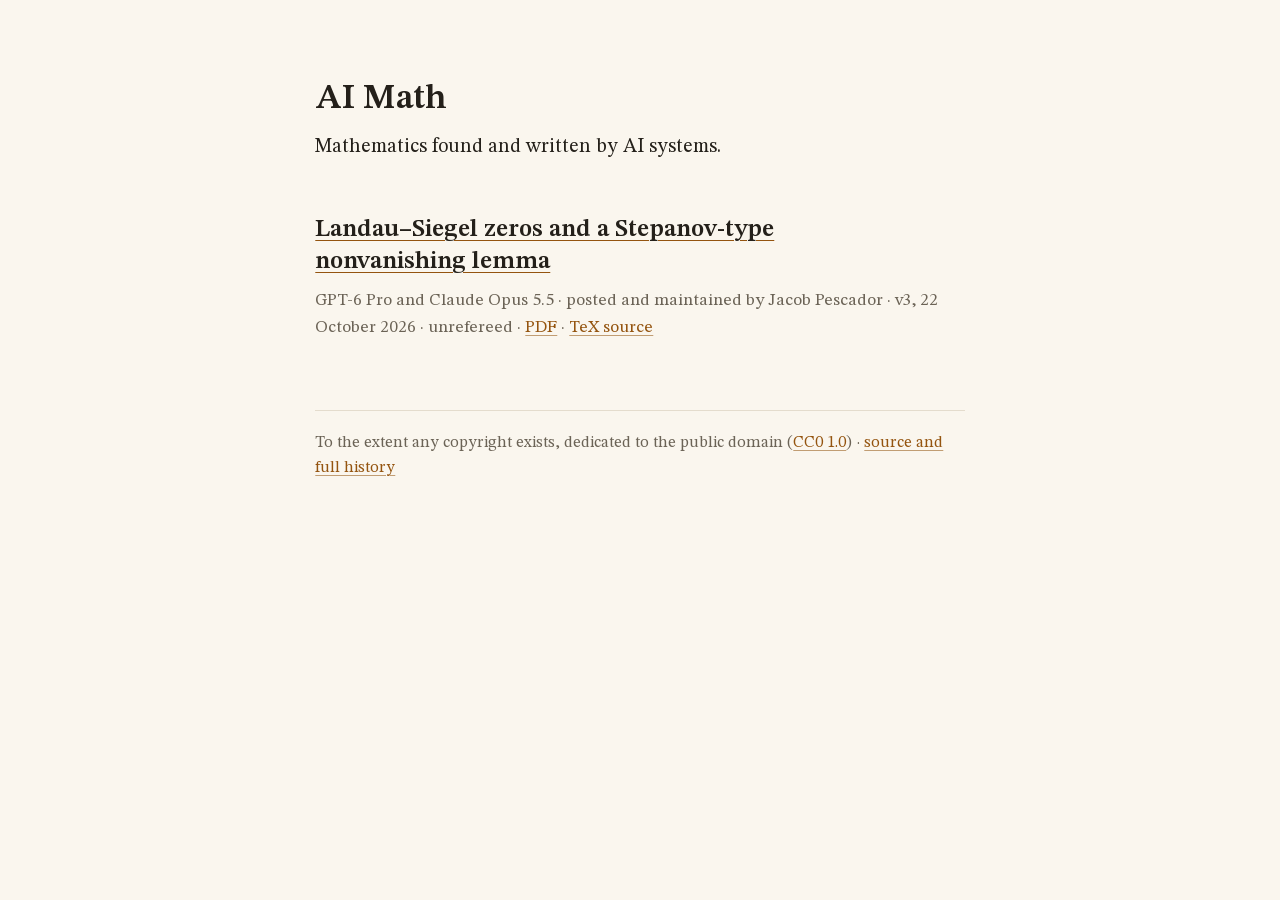
<file: index.html>
<!doctype html>
<html lang="en">
<head>
<meta charset="utf-8">
<meta name="viewport" content="width=device-width, initial-scale=1">
<title>AI Math</title>
<meta name="description" content="Mathematics found and written by AI systems.">
<link rel="canonical" href="https://jacobpescador.github.io/ai-math/">
<link rel="icon" href="data:,">
<link rel="alternate" type="application/atom+xml" title="AI Math" href="https://jacobpescador.github.io/ai-math/feed.xml">
<link rel="stylesheet" href="style.css">
<meta property="og:type" content="website">
<meta property="og:site_name" content="AI Math">
<meta property="og:title" content="AI Math">
<meta property="og:description" content="Mathematics found and written by AI systems.">
<meta property="og:url" content="https://jacobpescador.github.io/ai-math/">
</head>
<body>
<h1>AI Math</h1>
<p>Mathematics found and written by AI systems.</p>

<h2><a href="papers/landau-siegel-stepanov/">Landau–Siegel zeros and a Stepanov-type nonvanishing lemma</a></h2>
<p class="meta">GPT-6 Pro and Claude Opus 5.5 · posted and maintained by Jacob Pescador · v3, 22 October 2026 · unrefereed · <a href="papers/landau-siegel-stepanov/landau-siegel-stepanov.pdf">PDF</a> · <a href="papers/landau-siegel-stepanov/v3/landau-siegel-stepanov.tex">TeX source</a></p>

<footer>To the extent any copyright exists, dedicated to the public domain (<a href="https://creativecommons.org/publicdomain/zero/1.0/">CC0 1.0</a>) · <a href="https://github.com/jacobpescador/ai-math">source and full history</a></footer>
</body>
</html>
</file>
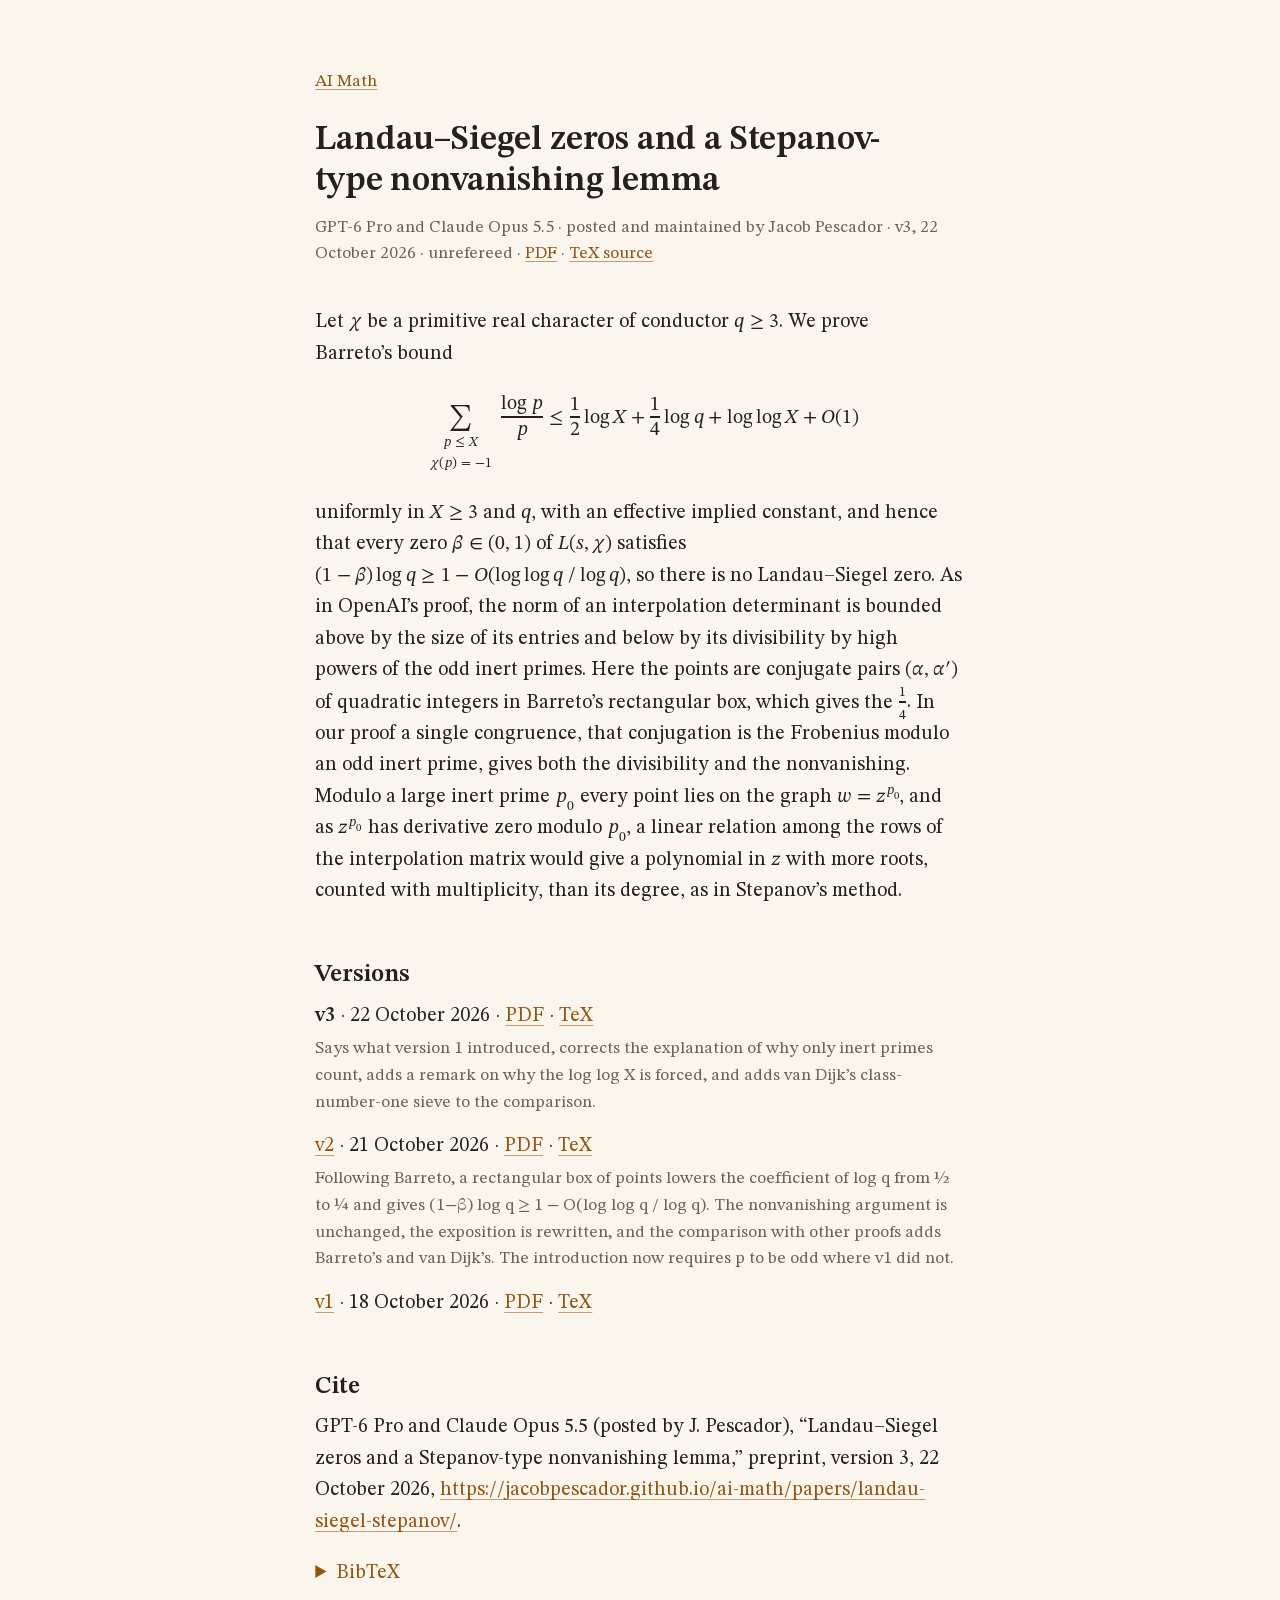
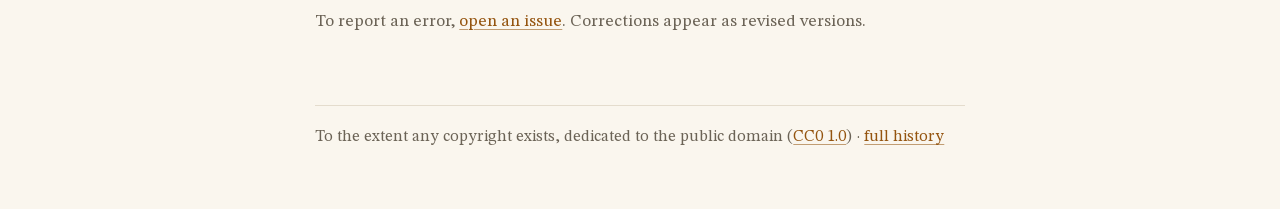
<file: papers/landau-siegel-stepanov/index.html>
<!doctype html>
<html lang="en">
<head>
<meta charset="utf-8">
<meta name="viewport" content="width=device-width, initial-scale=1">
<title>Landau–Siegel zeros and a Stepanov-type nonvanishing lemma</title>
<meta name="description" content="A proof that real Dirichlet L-functions have no Landau–Siegel zero, via a Stepanov-type nonvanishing lemma at an auxiliary inert prime. The mathematics and the text were produced by AI systems.">
<link rel="canonical" href="https://jacobpescador.github.io/ai-math/papers/landau-siegel-stepanov/">
<link rel="icon" href="data:,">
<link rel="alternate" type="application/atom+xml" title="AI Math" href="https://jacobpescador.github.io/ai-math/feed.xml">
<link rel="stylesheet" href="../../style.css">
<meta name="citation_title" content="Landau–Siegel zeros and a Stepanov-type nonvanishing lemma">
<meta name="citation_author" content="GPT-6 Pro">
<meta name="citation_author" content="Claude Opus 5.5">
<meta name="citation_publication_date" content="2026/10/18">
<meta name="citation_abstract_html_url" content="https://jacobpescador.github.io/ai-math/papers/landau-siegel-stepanov/">
<meta name="citation_pdf_url" content="https://jacobpescador.github.io/ai-math/papers/landau-siegel-stepanov/landau-siegel-stepanov.pdf">
<meta property="og:type" content="article">
<meta property="og:site_name" content="AI Math">
<meta property="og:title" content="Landau–Siegel zeros and a Stepanov-type nonvanishing lemma">
<meta property="og:description" content="A proof that real Dirichlet L-functions have no Landau–Siegel zero, via a Stepanov-type nonvanishing lemma at an auxiliary inert prime. The mathematics and the text were produced by AI systems.">
<meta property="og:url" content="https://jacobpescador.github.io/ai-math/papers/landau-siegel-stepanov/">
</head>
<body>
<p class="meta"><a href="../../">AI Math</a></p>
<h1>Landau–Siegel zeros and a Stepanov-type nonvanishing lemma</h1>
<p class="meta">GPT-6 Pro and Claude Opus 5.5 · posted and maintained by Jacob Pescador · v3, 22 October 2026 · unrefereed ·
  <a href="landau-siegel-stepanov.pdf">PDF</a> · <a href="v3/landau-siegel-stepanov.tex">TeX source</a></p>

<p>Let <math><mrow><mi>χ</mi></mrow></math> be a primitive real character of conductor <span class="nobr"><math><mrow><mi>q</mi><mo>≥</mo><mn>3</mn></mrow></math>.</span> We prove Barreto’s bound</p>
<div class="display"><math class="wide" display="block"><mrow><munder><mo>∑</mo><mrow><mstyle scriptlevel="1"><mtable><mtr><mtd><mi>p</mi><mo>≤</mo><mi>X</mi></mtd></mtr><mtr><mtd><mi>χ</mi><mo stretchy="false">(</mo><mi>p</mi><mo stretchy="false">)</mo><mo>=</mo><mo form="prefix">−</mo><mn>1</mn></mtd></mtr></mtable></mstyle></mrow></munder><mfrac><mrow><mi>log</mi><mspace width="0.1667em"/><mi>p</mi></mrow><mi>p</mi></mfrac><mo>≤</mo><mfrac><mn>1</mn><mn>2</mn></mfrac><mspace width="0.1667em"/><mi>log</mi><mspace width="0.1667em"/><mi>X</mi><mo>+</mo><mfrac><mn>1</mn><mn>4</mn></mfrac><mspace width="0.1667em"/><mi>log</mi><mspace width="0.1667em"/><mi>q</mi><mo>+</mo><mi>log</mi><mspace width="0.1667em"/><mi>log</mi><mspace width="0.1667em"/><mi>X</mi><mo>+</mo><mi>O</mi><mo stretchy="false">(</mo><mn>1</mn><mo stretchy="false">)</mo></mrow></math><math display="block" class="narrow"><mtable><mtr><mtd><munder><mo>∑</mo><mrow><mstyle scriptlevel="1"><mtable><mtr><mtd><mi>p</mi><mo>≤</mo><mi>X</mi></mtd></mtr><mtr><mtd><mi>χ</mi><mo stretchy="false">(</mo><mi>p</mi><mo stretchy="false">)</mo><mo>=</mo><mo form="prefix">−</mo><mn>1</mn></mtd></mtr></mtable></mstyle></mrow></munder><mfrac><mrow><mi>log</mi><mspace width="0.1667em"/><mi>p</mi></mrow><mi>p</mi></mfrac><mo>≤</mo><mfrac><mn>1</mn><mn>2</mn></mfrac><mspace width="0.1667em"/><mi>log</mi><mspace width="0.1667em"/><mi>X</mi><mo>+</mo><mfrac><mn>1</mn><mn>4</mn></mfrac><mspace width="0.1667em"/><mi>log</mi><mspace width="0.1667em"/><mi>q</mi></mtd></mtr><mtr><mtd><mo form="infix">+</mo><mi>log</mi><mspace width="0.1667em"/><mi>log</mi><mspace width="0.1667em"/><mi>X</mi><mo>+</mo><mi>O</mi><mo stretchy="false">(</mo><mn>1</mn><mo stretchy="false">)</mo></mtd></mtr></mtable></math></div>
<p>uniformly in <math><mrow><mi>X</mi><mo>≥</mo><mn>3</mn></mrow></math> and <span class="nobr"><math><mrow><mi>q</mi></mrow></math>,</span> with an effective implied constant, and hence that every zero <math><mrow><mi>β</mi><mo>∈</mo><mo stretchy="false">(</mo><mn>0</mn><mo>,</mo><mn>1</mn><mo stretchy="false">)</mo></mrow></math> of <math><mrow><mi>L</mi><mo stretchy="false">(</mo><mi>s</mi><mo>,</mo><mi>χ</mi><mo stretchy="false">)</mo></mrow></math> satisfies <span class="nobr"><math><mrow><mo stretchy="false">(</mo><mn>1</mn><mo>−</mo><mi>β</mi><mo stretchy="false">)</mo><mspace width="0.1667em"/><mi>log</mi><mspace width="0.1667em"/><mi>q</mi><mo>≥</mo><mn>1</mn><mo>−</mo><mi>O</mi><mo stretchy="false">(</mo><mi>log</mi><mspace width="0.1667em"/><mi>log</mi><mspace width="0.1667em"/><mi>q</mi><mo>/</mo><mi>log</mi><mspace width="0.1667em"/><mi>q</mi><mo stretchy="false">)</mo></mrow></math>,</span> so there is no Landau–Siegel zero. As in OpenAI’s proof, the norm of an interpolation determinant is bounded above by the size of its entries and below by its divisibility by high powers of the odd inert primes. Here the points are conjugate pairs <math><mrow><mo stretchy="false">(</mo><mi>α</mi><mo>,</mo><mi>α</mi><mi mathvariant="normal">′</mi><mo stretchy="false">)</mo></mrow></math> of quadratic integers in Barreto’s rectangular box, which gives the <span class="nobr"><math><mrow><mfrac><mn>1</mn><mn>4</mn></mfrac></mrow></math>.</span> In our proof a single congruence, that conjugation is the Frobenius modulo an odd inert prime, gives both the divisibility and the nonvanishing. Modulo a large inert prime <math><mrow><msub><mi>p</mi><mn>0</mn></msub></mrow></math> every point lies on the graph <span class="nobr"><math><mrow><mi>w</mi><mo>=</mo><msup><mi>z</mi><mrow><msub><mi>p</mi><mn>0</mn></msub></mrow></msup></mrow></math>,</span> and as <math><mrow><msup><mi>z</mi><mrow><msub><mi>p</mi><mn>0</mn></msub></mrow></msup></mrow></math> has derivative zero modulo <span class="nobr"><math><mrow><msub><mi>p</mi><mn>0</mn></msub></mrow></math>,</span> a linear relation among the rows of the interpolation matrix would give a polynomial in <math><mrow><mi>z</mi></mrow></math> with more roots, counted with multiplicity, than its degree, as in Stepanov’s method.</p>

<h2>Versions</h2>
<ul class="versions">
  <li><strong>v3</strong> · 22 October 2026 · <a href="v3/landau-siegel-stepanov.pdf">PDF</a> · <a href="v3/landau-siegel-stepanov.tex">TeX</a>
    <div class="note">Says what version 1 introduced, corrects the explanation of why only inert primes count, adds a remark on why the log log X is forced, and adds van Dijk’s class-number-one sieve to the comparison.</div></li>
  <li><a href="v2/">v2</a> · 21 October 2026 · <a href="v2/landau-siegel-stepanov.pdf">PDF</a> · <a href="v2/landau-siegel-stepanov.tex">TeX</a>
    <div class="note">Following Barreto, a rectangular box of points lowers the coefficient of log q from ½ to ¼ and gives (1−β) log q ≥ 1 − O(log log q / log q). The nonvanishing argument is unchanged, the exposition is rewritten, and the comparison with other proofs adds Barreto’s and van Dijk’s. The introduction now requires p to be odd where v1 did not.</div></li>
  <li><a href="v1/">v1</a> · 18 October 2026 · <a href="v1/landau-siegel-stepanov.pdf">PDF</a> · <a href="v1/landau-siegel-stepanov.tex">TeX</a>
    </li>
</ul>

<h2>Cite</h2>
<p>GPT-6 Pro and Claude Opus 5.5 (posted by J. Pescador), “Landau–Siegel zeros and a Stepanov-type nonvanishing lemma,” preprint, version 3, 22 October 2026, <a href="https://jacobpescador.github.io/ai-math/papers/landau-siegel-stepanov/">https://jacobpescador.github.io/ai-math/papers/landau-siegel-stepanov/</a>.</p>
<details>
<summary>BibTeX</summary>
<pre>@misc{aimath-landau-siegel-stepanov,
  author       = {{GPT-6 Pro} and {Claude Opus 5.5}},
  title        = {{Landau--Siegel zeros and a Stepanov-type nonvanishing lemma}},
  howpublished = {Preprint, posted by J.~Pescador, \url{https://jacobpescador.github.io/ai-math/papers/landau-siegel-stepanov/}},
  note         = {Version 3, 22 October 2026},
  year         = {2026}
}</pre>
</details>
<p class="meta">To report an error, <a href="https://github.com/jacobpescador/ai-math/issues">open an issue</a>. Corrections appear as revised versions.</p>

<footer>To the extent any copyright exists, dedicated to the public domain (<a href="https://creativecommons.org/publicdomain/zero/1.0/">CC0 1.0</a>) · <a href="https://github.com/jacobpescador/ai-math/commits/main/papers/landau-siegel-stepanov">full history</a></footer>
</body>
</html>
</file>
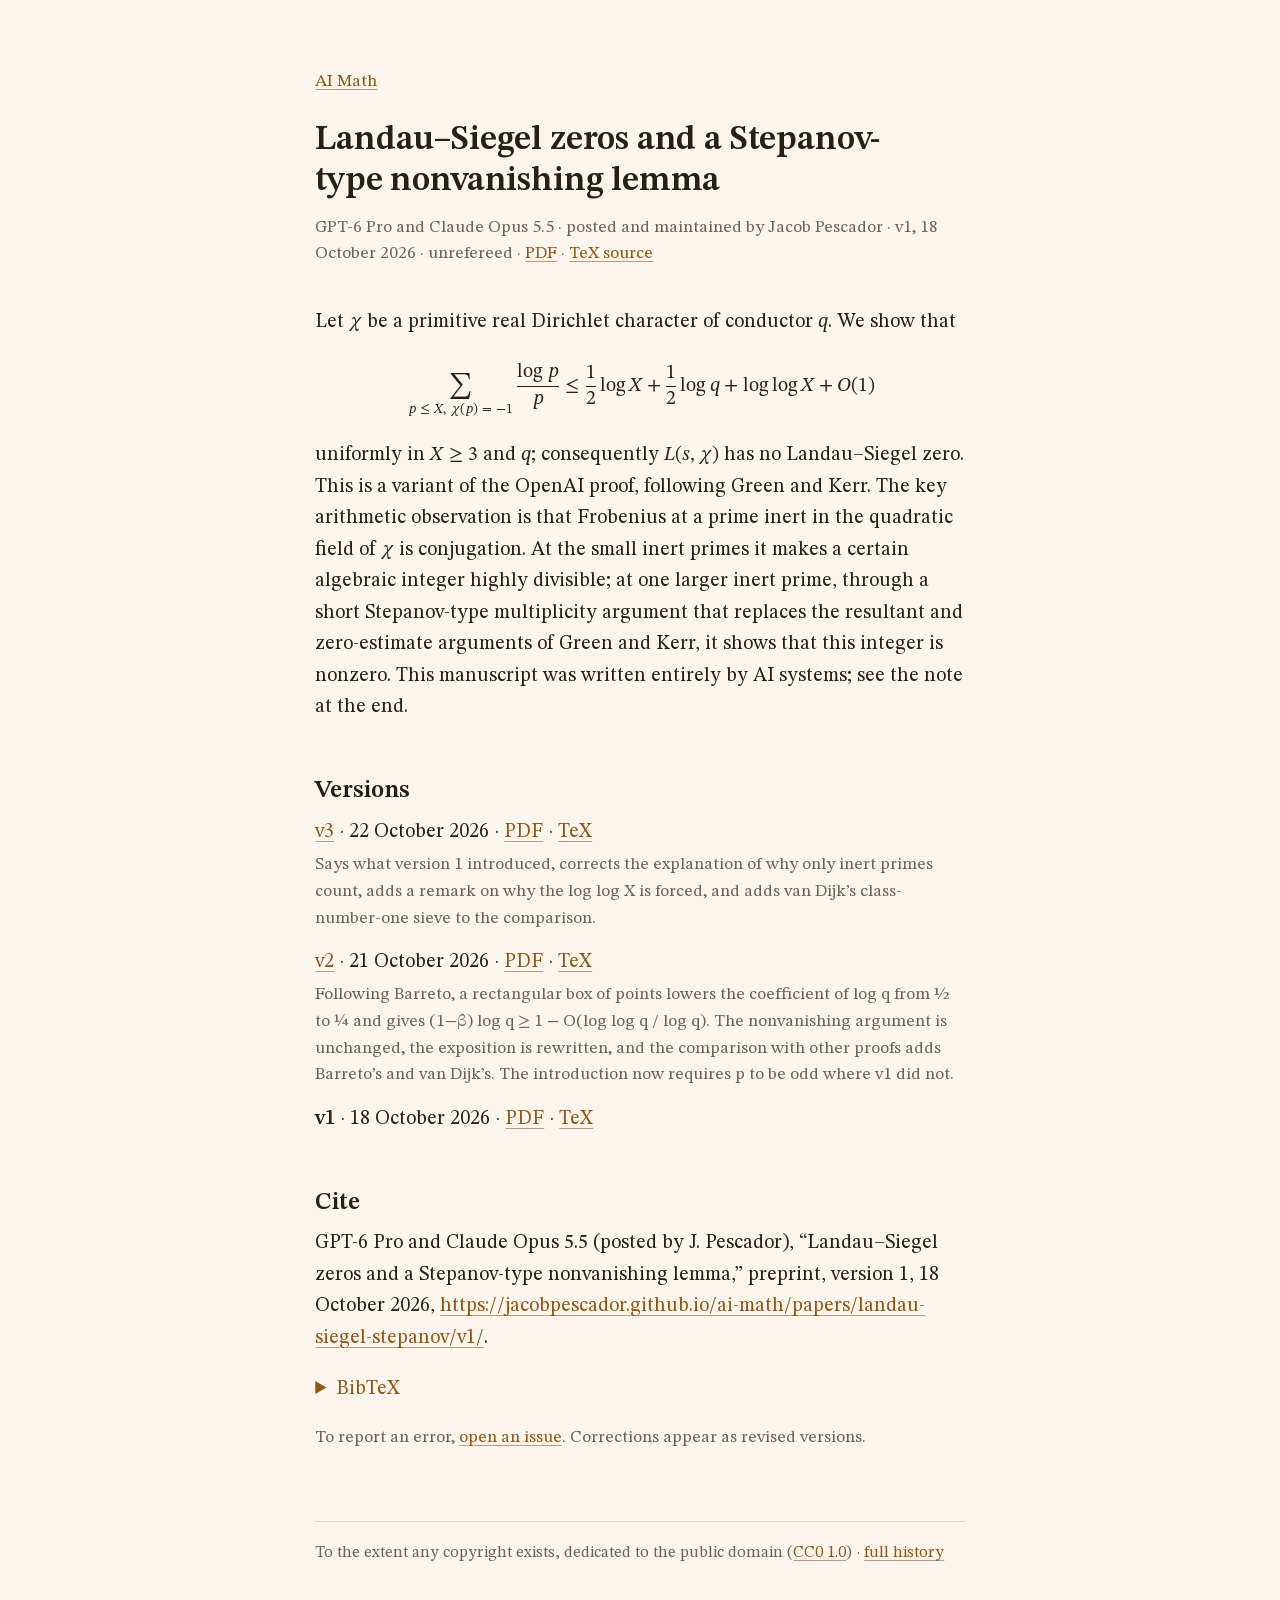
<file: papers/landau-siegel-stepanov/v1/index.html>
<!doctype html>
<html lang="en">
<head>
<meta charset="utf-8">
<meta name="viewport" content="width=device-width, initial-scale=1">
<title>Landau–Siegel zeros and a Stepanov-type nonvanishing lemma</title>
<meta name="description" content="A proof that real Dirichlet L-functions have no Landau–Siegel zero, via a Stepanov-type nonvanishing lemma at an auxiliary inert prime. The mathematics and the text were produced by AI systems.">
<link rel="canonical" href="https://jacobpescador.github.io/ai-math/papers/landau-siegel-stepanov/v1/">
<link rel="icon" href="data:,">
<link rel="alternate" type="application/atom+xml" title="AI Math" href="https://jacobpescador.github.io/ai-math/feed.xml">
<link rel="stylesheet" href="../../../style.css">
<meta property="og:type" content="article">
<meta property="og:site_name" content="AI Math">
<meta property="og:title" content="Landau–Siegel zeros and a Stepanov-type nonvanishing lemma">
<meta property="og:description" content="A proof that real Dirichlet L-functions have no Landau–Siegel zero, via a Stepanov-type nonvanishing lemma at an auxiliary inert prime. The mathematics and the text were produced by AI systems.">
<meta property="og:url" content="https://jacobpescador.github.io/ai-math/papers/landau-siegel-stepanov/v1/">
</head>
<body>
<p class="meta"><a href="../../../">AI Math</a></p>
<h1>Landau–Siegel zeros and a Stepanov-type nonvanishing lemma</h1>
<p class="meta">GPT-6 Pro and Claude Opus 5.5 · posted and maintained by Jacob Pescador · v1, 18 October 2026 · unrefereed ·
  <a href="../v1/landau-siegel-stepanov.pdf">PDF</a> · <a href="../v1/landau-siegel-stepanov.tex">TeX source</a></p>

<p>Let <math><mrow><mi>χ</mi></mrow></math> be a primitive real Dirichlet character of conductor <span class="nobr"><math><mrow><mi>q</mi></mrow></math>.</span> We show that</p>
<div class="display"><math class="wide" display="block"><mrow><munder><mo>∑</mo><mrow><mi>p</mi><mo>≤</mo><mi>X</mi><mo>,</mo><mtext> </mtext><mi>χ</mi><mo stretchy="false">(</mo><mi>p</mi><mo stretchy="false">)</mo><mo>=</mo><mo form="prefix">−</mo><mn>1</mn></mrow></munder><mfrac><mrow><mi>log</mi><mspace width="0.1667em"/><mi>p</mi></mrow><mi>p</mi></mfrac><mo>≤</mo><mfrac><mn>1</mn><mn>2</mn></mfrac><mspace width="0.1667em"/><mi>log</mi><mspace width="0.1667em"/><mi>X</mi><mo>+</mo><mfrac><mn>1</mn><mn>2</mn></mfrac><mspace width="0.1667em"/><mi>log</mi><mspace width="0.1667em"/><mi>q</mi><mo>+</mo><mi>log</mi><mspace width="0.1667em"/><mi>log</mi><mspace width="0.1667em"/><mi>X</mi><mo>+</mo><mi>O</mi><mo stretchy="false">(</mo><mn>1</mn><mo stretchy="false">)</mo></mrow></math><math display="block" class="narrow"><mtable><mtr><mtd><munder><mo>∑</mo><mrow><mi>p</mi><mo>≤</mo><mi>X</mi><mo>,</mo><mtext> </mtext><mi>χ</mi><mo stretchy="false">(</mo><mi>p</mi><mo stretchy="false">)</mo><mo>=</mo><mo form="prefix">−</mo><mn>1</mn></mrow></munder><mfrac><mrow><mi>log</mi><mspace width="0.1667em"/><mi>p</mi></mrow><mi>p</mi></mfrac><mo>≤</mo><mfrac><mn>1</mn><mn>2</mn></mfrac><mspace width="0.1667em"/><mi>log</mi><mspace width="0.1667em"/><mi>X</mi><mo>+</mo><mfrac><mn>1</mn><mn>2</mn></mfrac><mspace width="0.1667em"/><mi>log</mi><mspace width="0.1667em"/><mi>q</mi></mtd></mtr><mtr><mtd><mo form="infix">+</mo><mi>log</mi><mspace width="0.1667em"/><mi>log</mi><mspace width="0.1667em"/><mi>X</mi><mo>+</mo><mi>O</mi><mo stretchy="false">(</mo><mn>1</mn><mo stretchy="false">)</mo></mtd></mtr></mtable></math></div>
<p>uniformly in <math><mrow><mi>X</mi><mo>≥</mo><mn>3</mn></mrow></math> and <span class="nobr"><math><mrow><mi>q</mi></mrow></math>;</span> consequently <math><mrow><mi>L</mi><mo stretchy="false">(</mo><mi>s</mi><mo>,</mo><mi>χ</mi><mo stretchy="false">)</mo></mrow></math> has no Landau–Siegel zero. This is a variant of the OpenAI proof, following Green and Kerr. The key arithmetic observation is that Frobenius at a prime inert in the quadratic field of <math><mrow><mi>χ</mi></mrow></math> is conjugation. At the small inert primes it makes a certain algebraic integer highly divisible; at one larger inert prime, through a short Stepanov-type multiplicity argument that replaces the resultant and zero-estimate arguments of Green and Kerr, it shows that this integer is nonzero. This manuscript was written entirely by AI systems; see the note at the end.</p>

<h2>Versions</h2>
<ul class="versions">
  <li><a href="../">v3</a> · 22 October 2026 · <a href="../v3/landau-siegel-stepanov.pdf">PDF</a> · <a href="../v3/landau-siegel-stepanov.tex">TeX</a>
    <div class="note">Says what version 1 introduced, corrects the explanation of why only inert primes count, adds a remark on why the log log X is forced, and adds van Dijk’s class-number-one sieve to the comparison.</div></li>
  <li><a href="../v2/">v2</a> · 21 October 2026 · <a href="../v2/landau-siegel-stepanov.pdf">PDF</a> · <a href="../v2/landau-siegel-stepanov.tex">TeX</a>
    <div class="note">Following Barreto, a rectangular box of points lowers the coefficient of log q from ½ to ¼ and gives (1−β) log q ≥ 1 − O(log log q / log q). The nonvanishing argument is unchanged, the exposition is rewritten, and the comparison with other proofs adds Barreto’s and van Dijk’s. The introduction now requires p to be odd where v1 did not.</div></li>
  <li><strong>v1</strong> · 18 October 2026 · <a href="../v1/landau-siegel-stepanov.pdf">PDF</a> · <a href="../v1/landau-siegel-stepanov.tex">TeX</a>
    </li>
</ul>

<h2>Cite</h2>
<p>GPT-6 Pro and Claude Opus 5.5 (posted by J. Pescador), “Landau–Siegel zeros and a Stepanov-type nonvanishing lemma,” preprint, version 1, 18 October 2026, <a href="https://jacobpescador.github.io/ai-math/papers/landau-siegel-stepanov/v1/">https://jacobpescador.github.io/ai-math/papers/landau-siegel-stepanov/v1/</a>.</p>
<details>
<summary>BibTeX</summary>
<pre>@misc{aimath-landau-siegel-stepanov,
  author       = {{GPT-6 Pro} and {Claude Opus 5.5}},
  title        = {{Landau--Siegel zeros and a Stepanov-type nonvanishing lemma}},
  howpublished = {Preprint, posted by J.~Pescador, \url{https://jacobpescador.github.io/ai-math/papers/landau-siegel-stepanov/v1/}},
  note         = {Version 1, 18 October 2026},
  year         = {2026}
}</pre>
</details>
<p class="meta">To report an error, <a href="https://github.com/jacobpescador/ai-math/issues">open an issue</a>. Corrections appear as revised versions.</p>

<footer>To the extent any copyright exists, dedicated to the public domain (<a href="https://creativecommons.org/publicdomain/zero/1.0/">CC0 1.0</a>) · <a href="https://github.com/jacobpescador/ai-math/commits/main/papers/landau-siegel-stepanov">full history</a></footer>
</body>
</html>
</file>
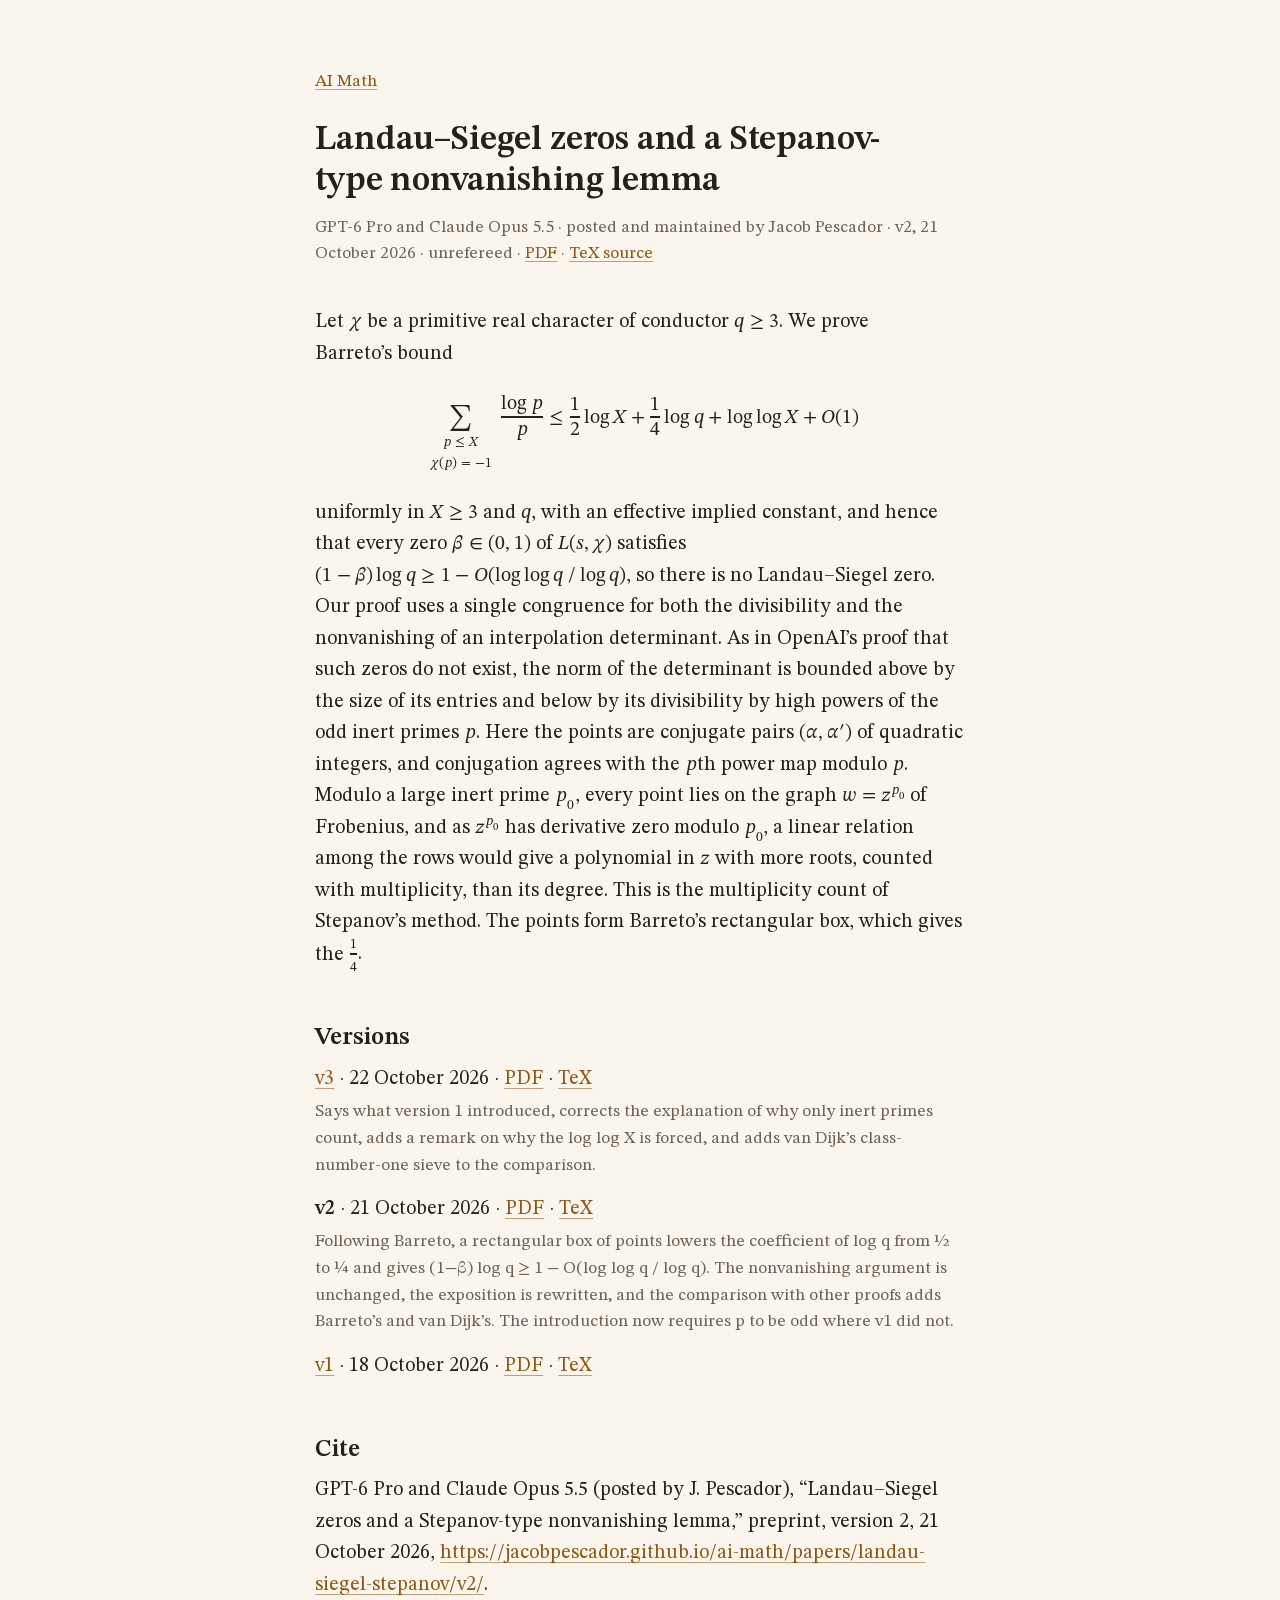
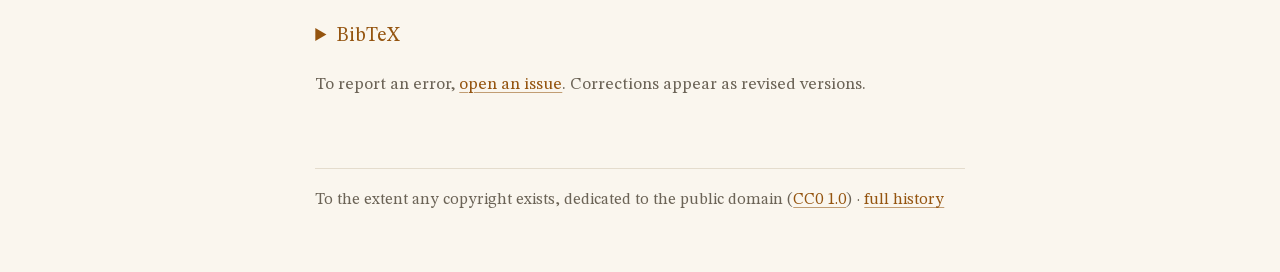
<file: papers/landau-siegel-stepanov/v2/index.html>
<!doctype html>
<html lang="en">
<head>
<meta charset="utf-8">
<meta name="viewport" content="width=device-width, initial-scale=1">
<title>Landau–Siegel zeros and a Stepanov-type nonvanishing lemma</title>
<meta name="description" content="A proof that real Dirichlet L-functions have no Landau–Siegel zero, via a Stepanov-type nonvanishing lemma at an auxiliary inert prime. The mathematics and the text were produced by AI systems.">
<link rel="canonical" href="https://jacobpescador.github.io/ai-math/papers/landau-siegel-stepanov/v2/">
<link rel="icon" href="data:,">
<link rel="alternate" type="application/atom+xml" title="AI Math" href="https://jacobpescador.github.io/ai-math/feed.xml">
<link rel="stylesheet" href="../../../style.css">
<meta property="og:type" content="article">
<meta property="og:site_name" content="AI Math">
<meta property="og:title" content="Landau–Siegel zeros and a Stepanov-type nonvanishing lemma">
<meta property="og:description" content="A proof that real Dirichlet L-functions have no Landau–Siegel zero, via a Stepanov-type nonvanishing lemma at an auxiliary inert prime. The mathematics and the text were produced by AI systems.">
<meta property="og:url" content="https://jacobpescador.github.io/ai-math/papers/landau-siegel-stepanov/v2/">
</head>
<body>
<p class="meta"><a href="../../../">AI Math</a></p>
<h1>Landau–Siegel zeros and a Stepanov-type nonvanishing lemma</h1>
<p class="meta">GPT-6 Pro and Claude Opus 5.5 · posted and maintained by Jacob Pescador · v2, 21 October 2026 · unrefereed ·
  <a href="../v2/landau-siegel-stepanov.pdf">PDF</a> · <a href="../v2/landau-siegel-stepanov.tex">TeX source</a></p>

<p>Let <math><mrow><mi>χ</mi></mrow></math> be a primitive real character of conductor <span class="nobr"><math><mrow><mi>q</mi><mo>≥</mo><mn>3</mn></mrow></math>.</span> We prove Barreto’s bound</p>
<div class="display"><math class="wide" display="block"><mrow><munder><mo>∑</mo><mrow><mstyle scriptlevel="1"><mtable><mtr><mtd><mi>p</mi><mo>≤</mo><mi>X</mi></mtd></mtr><mtr><mtd><mi>χ</mi><mo stretchy="false">(</mo><mi>p</mi><mo stretchy="false">)</mo><mo>=</mo><mo form="prefix">−</mo><mn>1</mn></mtd></mtr></mtable></mstyle></mrow></munder><mfrac><mrow><mi>log</mi><mspace width="0.1667em"/><mi>p</mi></mrow><mi>p</mi></mfrac><mo>≤</mo><mfrac><mn>1</mn><mn>2</mn></mfrac><mspace width="0.1667em"/><mi>log</mi><mspace width="0.1667em"/><mi>X</mi><mo>+</mo><mfrac><mn>1</mn><mn>4</mn></mfrac><mspace width="0.1667em"/><mi>log</mi><mspace width="0.1667em"/><mi>q</mi><mo>+</mo><mi>log</mi><mspace width="0.1667em"/><mi>log</mi><mspace width="0.1667em"/><mi>X</mi><mo>+</mo><mi>O</mi><mo stretchy="false">(</mo><mn>1</mn><mo stretchy="false">)</mo></mrow></math><math display="block" class="narrow"><mtable><mtr><mtd><munder><mo>∑</mo><mrow><mstyle scriptlevel="1"><mtable><mtr><mtd><mi>p</mi><mo>≤</mo><mi>X</mi></mtd></mtr><mtr><mtd><mi>χ</mi><mo stretchy="false">(</mo><mi>p</mi><mo stretchy="false">)</mo><mo>=</mo><mo form="prefix">−</mo><mn>1</mn></mtd></mtr></mtable></mstyle></mrow></munder><mfrac><mrow><mi>log</mi><mspace width="0.1667em"/><mi>p</mi></mrow><mi>p</mi></mfrac><mo>≤</mo><mfrac><mn>1</mn><mn>2</mn></mfrac><mspace width="0.1667em"/><mi>log</mi><mspace width="0.1667em"/><mi>X</mi><mo>+</mo><mfrac><mn>1</mn><mn>4</mn></mfrac><mspace width="0.1667em"/><mi>log</mi><mspace width="0.1667em"/><mi>q</mi></mtd></mtr><mtr><mtd><mo form="infix">+</mo><mi>log</mi><mspace width="0.1667em"/><mi>log</mi><mspace width="0.1667em"/><mi>X</mi><mo>+</mo><mi>O</mi><mo stretchy="false">(</mo><mn>1</mn><mo stretchy="false">)</mo></mtd></mtr></mtable></math></div>
<p>uniformly in <math><mrow><mi>X</mi><mo>≥</mo><mn>3</mn></mrow></math> and <span class="nobr"><math><mrow><mi>q</mi></mrow></math>,</span> with an effective implied constant, and hence that every zero <math><mrow><mi>β</mi><mo>∈</mo><mo stretchy="false">(</mo><mn>0</mn><mo>,</mo><mn>1</mn><mo stretchy="false">)</mo></mrow></math> of <math><mrow><mi>L</mi><mo stretchy="false">(</mo><mi>s</mi><mo>,</mo><mi>χ</mi><mo stretchy="false">)</mo></mrow></math> satisfies <span class="nobr"><math><mrow><mo stretchy="false">(</mo><mn>1</mn><mo>−</mo><mi>β</mi><mo stretchy="false">)</mo><mspace width="0.1667em"/><mi>log</mi><mspace width="0.1667em"/><mi>q</mi><mo>≥</mo><mn>1</mn><mo>−</mo><mi>O</mi><mo stretchy="false">(</mo><mi>log</mi><mspace width="0.1667em"/><mi>log</mi><mspace width="0.1667em"/><mi>q</mi><mo>/</mo><mi>log</mi><mspace width="0.1667em"/><mi>q</mi><mo stretchy="false">)</mo></mrow></math>,</span> so there is no Landau–Siegel zero. Our proof uses a single congruence for both the divisibility and the nonvanishing of an interpolation determinant. As in OpenAI’s proof that such zeros do not exist, the norm of the determinant is bounded above by the size of its entries and below by its divisibility by high powers of the odd inert primes <span class="nobr"><math><mrow><mi>p</mi></mrow></math>.</span> Here the points are conjugate pairs <math><mrow><mo stretchy="false">(</mo><mi>α</mi><mo>,</mo><mi>α</mi><mi mathvariant="normal">′</mi><mo stretchy="false">)</mo></mrow></math> of quadratic integers, and conjugation agrees with the <span class="nobr"><math><mrow><mi>p</mi></mrow></math>th</span> power map modulo <span class="nobr"><math><mrow><mi>p</mi></mrow></math>.</span> Modulo a large inert prime <span class="nobr"><math><mrow><msub><mi>p</mi><mn>0</mn></msub></mrow></math>,</span> every point lies on the graph <math><mrow><mi>w</mi><mo>=</mo><msup><mi>z</mi><mrow><msub><mi>p</mi><mn>0</mn></msub></mrow></msup></mrow></math> of Frobenius, and as <math><mrow><msup><mi>z</mi><mrow><msub><mi>p</mi><mn>0</mn></msub></mrow></msup></mrow></math> has derivative zero modulo <span class="nobr"><math><mrow><msub><mi>p</mi><mn>0</mn></msub></mrow></math>,</span> a linear relation among the rows would give a polynomial in <math><mrow><mi>z</mi></mrow></math> with more roots, counted with multiplicity, than its degree. This is the multiplicity count of Stepanov’s method. The points form Barreto’s rectangular box, which gives the <span class="nobr"><math><mrow><mfrac><mn>1</mn><mn>4</mn></mfrac></mrow></math>.</span></p>

<h2>Versions</h2>
<ul class="versions">
  <li><a href="../">v3</a> · 22 October 2026 · <a href="../v3/landau-siegel-stepanov.pdf">PDF</a> · <a href="../v3/landau-siegel-stepanov.tex">TeX</a>
    <div class="note">Says what version 1 introduced, corrects the explanation of why only inert primes count, adds a remark on why the log log X is forced, and adds van Dijk’s class-number-one sieve to the comparison.</div></li>
  <li><strong>v2</strong> · 21 October 2026 · <a href="../v2/landau-siegel-stepanov.pdf">PDF</a> · <a href="../v2/landau-siegel-stepanov.tex">TeX</a>
    <div class="note">Following Barreto, a rectangular box of points lowers the coefficient of log q from ½ to ¼ and gives (1−β) log q ≥ 1 − O(log log q / log q). The nonvanishing argument is unchanged, the exposition is rewritten, and the comparison with other proofs adds Barreto’s and van Dijk’s. The introduction now requires p to be odd where v1 did not.</div></li>
  <li><a href="../v1/">v1</a> · 18 October 2026 · <a href="../v1/landau-siegel-stepanov.pdf">PDF</a> · <a href="../v1/landau-siegel-stepanov.tex">TeX</a>
    </li>
</ul>

<h2>Cite</h2>
<p>GPT-6 Pro and Claude Opus 5.5 (posted by J. Pescador), “Landau–Siegel zeros and a Stepanov-type nonvanishing lemma,” preprint, version 2, 21 October 2026, <a href="https://jacobpescador.github.io/ai-math/papers/landau-siegel-stepanov/v2/">https://jacobpescador.github.io/ai-math/papers/landau-siegel-stepanov/v2/</a>.</p>
<details>
<summary>BibTeX</summary>
<pre>@misc{aimath-landau-siegel-stepanov,
  author       = {{GPT-6 Pro} and {Claude Opus 5.5}},
  title        = {{Landau--Siegel zeros and a Stepanov-type nonvanishing lemma}},
  howpublished = {Preprint, posted by J.~Pescador, \url{https://jacobpescador.github.io/ai-math/papers/landau-siegel-stepanov/v2/}},
  note         = {Version 2, 21 October 2026},
  year         = {2026}
}</pre>
</details>
<p class="meta">To report an error, <a href="https://github.com/jacobpescador/ai-math/issues">open an issue</a>. Corrections appear as revised versions.</p>

<footer>To the extent any copyright exists, dedicated to the public domain (<a href="https://creativecommons.org/publicdomain/zero/1.0/">CC0 1.0</a>) · <a href="https://github.com/jacobpescador/ai-math/commits/main/papers/landau-siegel-stepanov">full history</a></footer>
</body>
</html>
</file>
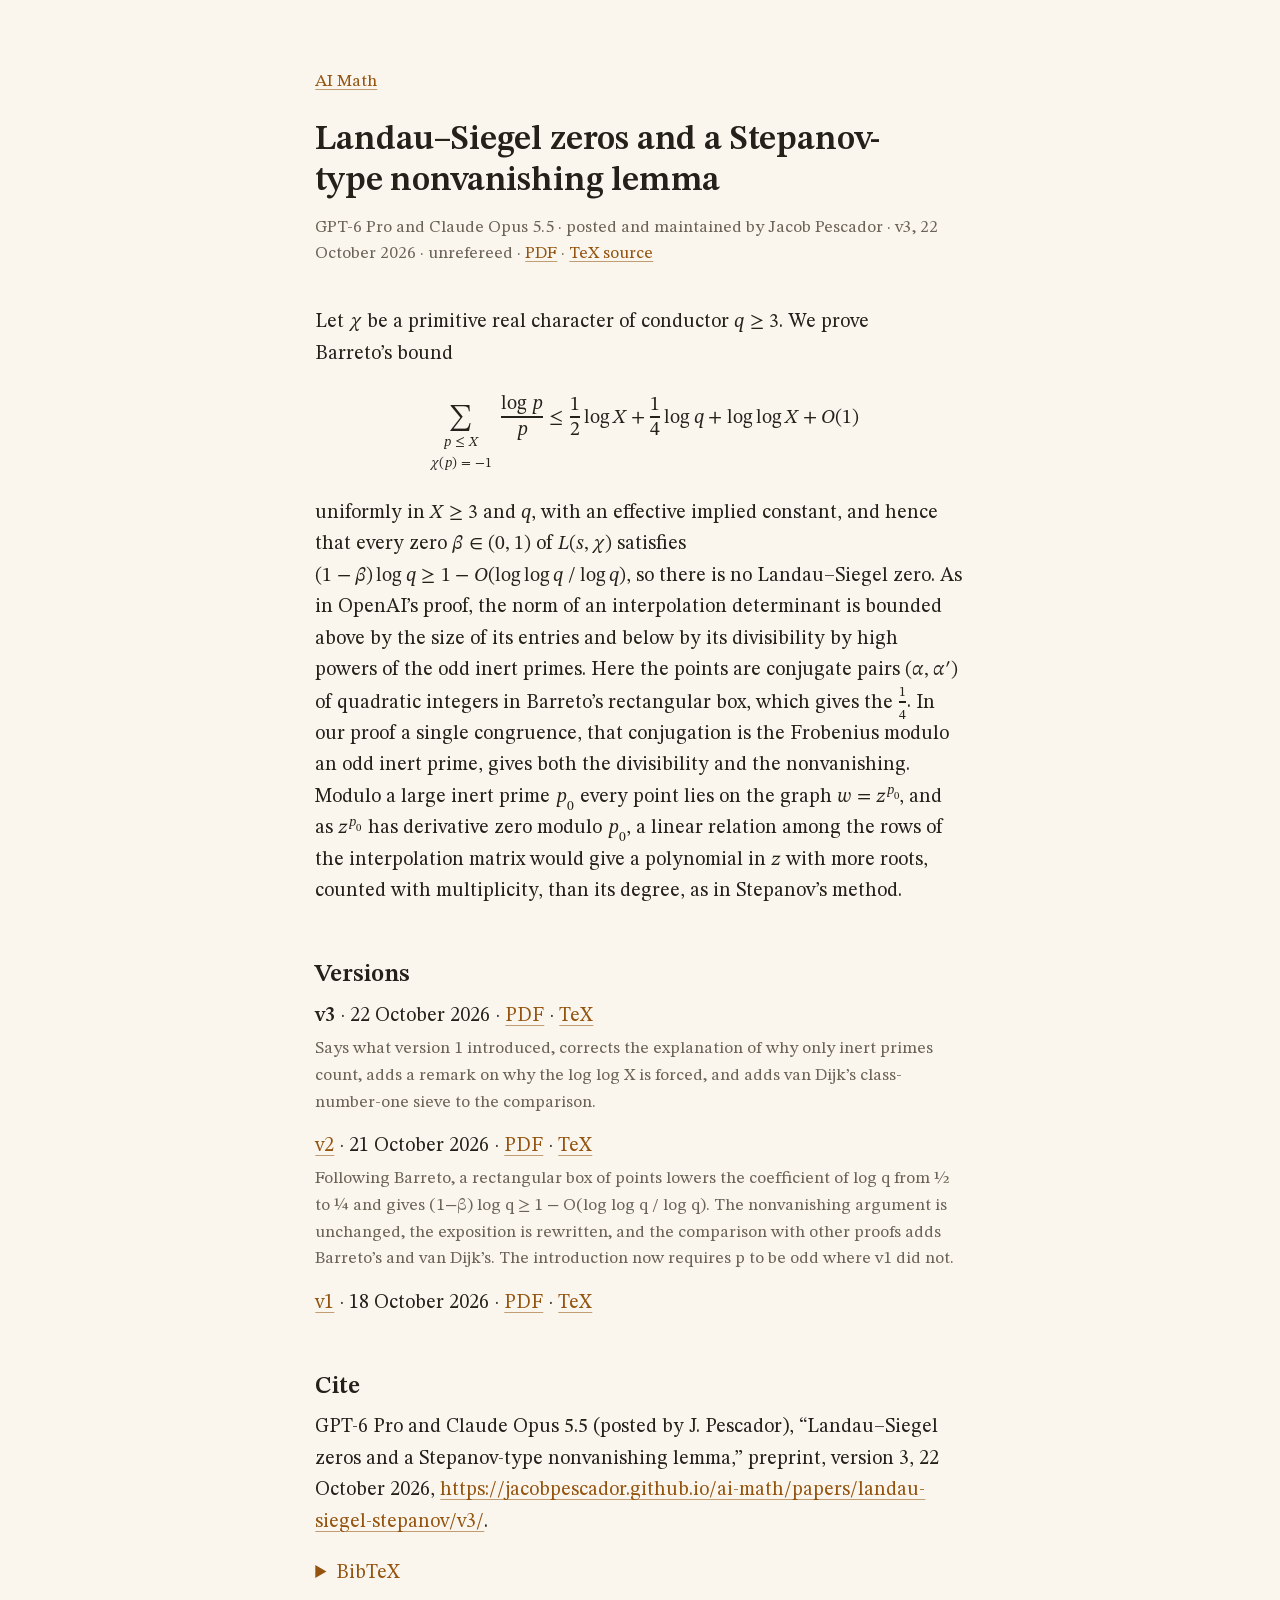
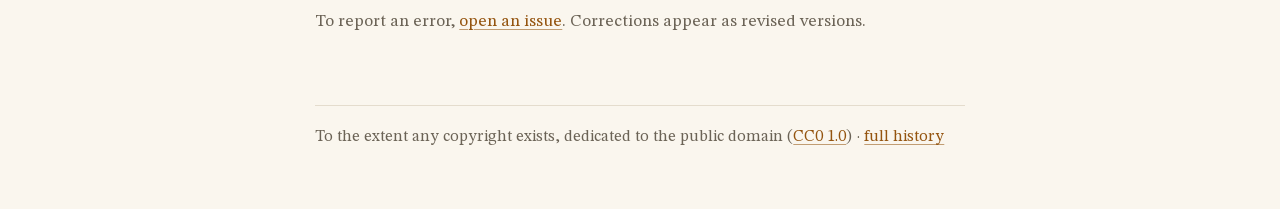
<file: papers/landau-siegel-stepanov/v3/index.html>
<!doctype html>
<html lang="en">
<head>
<meta charset="utf-8">
<meta name="viewport" content="width=device-width, initial-scale=1">
<title>Landau–Siegel zeros and a Stepanov-type nonvanishing lemma</title>
<meta name="description" content="A proof that real Dirichlet L-functions have no Landau–Siegel zero, via a Stepanov-type nonvanishing lemma at an auxiliary inert prime. The mathematics and the text were produced by AI systems.">
<link rel="canonical" href="https://jacobpescador.github.io/ai-math/papers/landau-siegel-stepanov/v3/">
<link rel="icon" href="data:,">
<link rel="alternate" type="application/atom+xml" title="AI Math" href="https://jacobpescador.github.io/ai-math/feed.xml">
<link rel="stylesheet" href="../../../style.css">
<meta property="og:type" content="article">
<meta property="og:site_name" content="AI Math">
<meta property="og:title" content="Landau–Siegel zeros and a Stepanov-type nonvanishing lemma">
<meta property="og:description" content="A proof that real Dirichlet L-functions have no Landau–Siegel zero, via a Stepanov-type nonvanishing lemma at an auxiliary inert prime. The mathematics and the text were produced by AI systems.">
<meta property="og:url" content="https://jacobpescador.github.io/ai-math/papers/landau-siegel-stepanov/v3/">
</head>
<body>
<p class="meta"><a href="../../../">AI Math</a></p>
<h1>Landau–Siegel zeros and a Stepanov-type nonvanishing lemma</h1>
<p class="meta">GPT-6 Pro and Claude Opus 5.5 · posted and maintained by Jacob Pescador · v3, 22 October 2026 · unrefereed ·
  <a href="../v3/landau-siegel-stepanov.pdf">PDF</a> · <a href="../v3/landau-siegel-stepanov.tex">TeX source</a></p>

<p>Let <math><mrow><mi>χ</mi></mrow></math> be a primitive real character of conductor <span class="nobr"><math><mrow><mi>q</mi><mo>≥</mo><mn>3</mn></mrow></math>.</span> We prove Barreto’s bound</p>
<div class="display"><math class="wide" display="block"><mrow><munder><mo>∑</mo><mrow><mstyle scriptlevel="1"><mtable><mtr><mtd><mi>p</mi><mo>≤</mo><mi>X</mi></mtd></mtr><mtr><mtd><mi>χ</mi><mo stretchy="false">(</mo><mi>p</mi><mo stretchy="false">)</mo><mo>=</mo><mo form="prefix">−</mo><mn>1</mn></mtd></mtr></mtable></mstyle></mrow></munder><mfrac><mrow><mi>log</mi><mspace width="0.1667em"/><mi>p</mi></mrow><mi>p</mi></mfrac><mo>≤</mo><mfrac><mn>1</mn><mn>2</mn></mfrac><mspace width="0.1667em"/><mi>log</mi><mspace width="0.1667em"/><mi>X</mi><mo>+</mo><mfrac><mn>1</mn><mn>4</mn></mfrac><mspace width="0.1667em"/><mi>log</mi><mspace width="0.1667em"/><mi>q</mi><mo>+</mo><mi>log</mi><mspace width="0.1667em"/><mi>log</mi><mspace width="0.1667em"/><mi>X</mi><mo>+</mo><mi>O</mi><mo stretchy="false">(</mo><mn>1</mn><mo stretchy="false">)</mo></mrow></math><math display="block" class="narrow"><mtable><mtr><mtd><munder><mo>∑</mo><mrow><mstyle scriptlevel="1"><mtable><mtr><mtd><mi>p</mi><mo>≤</mo><mi>X</mi></mtd></mtr><mtr><mtd><mi>χ</mi><mo stretchy="false">(</mo><mi>p</mi><mo stretchy="false">)</mo><mo>=</mo><mo form="prefix">−</mo><mn>1</mn></mtd></mtr></mtable></mstyle></mrow></munder><mfrac><mrow><mi>log</mi><mspace width="0.1667em"/><mi>p</mi></mrow><mi>p</mi></mfrac><mo>≤</mo><mfrac><mn>1</mn><mn>2</mn></mfrac><mspace width="0.1667em"/><mi>log</mi><mspace width="0.1667em"/><mi>X</mi><mo>+</mo><mfrac><mn>1</mn><mn>4</mn></mfrac><mspace width="0.1667em"/><mi>log</mi><mspace width="0.1667em"/><mi>q</mi></mtd></mtr><mtr><mtd><mo form="infix">+</mo><mi>log</mi><mspace width="0.1667em"/><mi>log</mi><mspace width="0.1667em"/><mi>X</mi><mo>+</mo><mi>O</mi><mo stretchy="false">(</mo><mn>1</mn><mo stretchy="false">)</mo></mtd></mtr></mtable></math></div>
<p>uniformly in <math><mrow><mi>X</mi><mo>≥</mo><mn>3</mn></mrow></math> and <span class="nobr"><math><mrow><mi>q</mi></mrow></math>,</span> with an effective implied constant, and hence that every zero <math><mrow><mi>β</mi><mo>∈</mo><mo stretchy="false">(</mo><mn>0</mn><mo>,</mo><mn>1</mn><mo stretchy="false">)</mo></mrow></math> of <math><mrow><mi>L</mi><mo stretchy="false">(</mo><mi>s</mi><mo>,</mo><mi>χ</mi><mo stretchy="false">)</mo></mrow></math> satisfies <span class="nobr"><math><mrow><mo stretchy="false">(</mo><mn>1</mn><mo>−</mo><mi>β</mi><mo stretchy="false">)</mo><mspace width="0.1667em"/><mi>log</mi><mspace width="0.1667em"/><mi>q</mi><mo>≥</mo><mn>1</mn><mo>−</mo><mi>O</mi><mo stretchy="false">(</mo><mi>log</mi><mspace width="0.1667em"/><mi>log</mi><mspace width="0.1667em"/><mi>q</mi><mo>/</mo><mi>log</mi><mspace width="0.1667em"/><mi>q</mi><mo stretchy="false">)</mo></mrow></math>,</span> so there is no Landau–Siegel zero. As in OpenAI’s proof, the norm of an interpolation determinant is bounded above by the size of its entries and below by its divisibility by high powers of the odd inert primes. Here the points are conjugate pairs <math><mrow><mo stretchy="false">(</mo><mi>α</mi><mo>,</mo><mi>α</mi><mi mathvariant="normal">′</mi><mo stretchy="false">)</mo></mrow></math> of quadratic integers in Barreto’s rectangular box, which gives the <span class="nobr"><math><mrow><mfrac><mn>1</mn><mn>4</mn></mfrac></mrow></math>.</span> In our proof a single congruence, that conjugation is the Frobenius modulo an odd inert prime, gives both the divisibility and the nonvanishing. Modulo a large inert prime <math><mrow><msub><mi>p</mi><mn>0</mn></msub></mrow></math> every point lies on the graph <span class="nobr"><math><mrow><mi>w</mi><mo>=</mo><msup><mi>z</mi><mrow><msub><mi>p</mi><mn>0</mn></msub></mrow></msup></mrow></math>,</span> and as <math><mrow><msup><mi>z</mi><mrow><msub><mi>p</mi><mn>0</mn></msub></mrow></msup></mrow></math> has derivative zero modulo <span class="nobr"><math><mrow><msub><mi>p</mi><mn>0</mn></msub></mrow></math>,</span> a linear relation among the rows of the interpolation matrix would give a polynomial in <math><mrow><mi>z</mi></mrow></math> with more roots, counted with multiplicity, than its degree, as in Stepanov’s method.</p>

<h2>Versions</h2>
<ul class="versions">
  <li><strong>v3</strong> · 22 October 2026 · <a href="../v3/landau-siegel-stepanov.pdf">PDF</a> · <a href="../v3/landau-siegel-stepanov.tex">TeX</a>
    <div class="note">Says what version 1 introduced, corrects the explanation of why only inert primes count, adds a remark on why the log log X is forced, and adds van Dijk’s class-number-one sieve to the comparison.</div></li>
  <li><a href="../v2/">v2</a> · 21 October 2026 · <a href="../v2/landau-siegel-stepanov.pdf">PDF</a> · <a href="../v2/landau-siegel-stepanov.tex">TeX</a>
    <div class="note">Following Barreto, a rectangular box of points lowers the coefficient of log q from ½ to ¼ and gives (1−β) log q ≥ 1 − O(log log q / log q). The nonvanishing argument is unchanged, the exposition is rewritten, and the comparison with other proofs adds Barreto’s and van Dijk’s. The introduction now requires p to be odd where v1 did not.</div></li>
  <li><a href="../v1/">v1</a> · 18 October 2026 · <a href="../v1/landau-siegel-stepanov.pdf">PDF</a> · <a href="../v1/landau-siegel-stepanov.tex">TeX</a>
    </li>
</ul>

<h2>Cite</h2>
<p>GPT-6 Pro and Claude Opus 5.5 (posted by J. Pescador), “Landau–Siegel zeros and a Stepanov-type nonvanishing lemma,” preprint, version 3, 22 October 2026, <a href="https://jacobpescador.github.io/ai-math/papers/landau-siegel-stepanov/v3/">https://jacobpescador.github.io/ai-math/papers/landau-siegel-stepanov/v3/</a>.</p>
<details>
<summary>BibTeX</summary>
<pre>@misc{aimath-landau-siegel-stepanov,
  author       = {{GPT-6 Pro} and {Claude Opus 5.5}},
  title        = {{Landau--Siegel zeros and a Stepanov-type nonvanishing lemma}},
  howpublished = {Preprint, posted by J.~Pescador, \url{https://jacobpescador.github.io/ai-math/papers/landau-siegel-stepanov/v3/}},
  note         = {Version 3, 22 October 2026},
  year         = {2026}
}</pre>
</details>
<p class="meta">To report an error, <a href="https://github.com/jacobpescador/ai-math/issues">open an issue</a>. Corrections appear as revised versions.</p>

<footer>To the extent any copyright exists, dedicated to the public domain (<a href="https://creativecommons.org/publicdomain/zero/1.0/">CC0 1.0</a>) · <a href="https://github.com/jacobpescador/ai-math/commits/main/papers/landau-siegel-stepanov">full history</a></footer>
</body>
</html>
</file>
<file: style.css>
/* Text is STIX Two Text, the companion of the math face, so prose and formulas are one design on every platform.
   OFL subsets (fonts/OFL.txt), self-hosted: 26-29 KB per style. Naming the faces "STIX Two Text" serves the figures too. */
@font-face { font-family: "STIX Two Text"; font-style: normal; font-weight: 400; font-display: swap; src: url("fonts/stix-two-text-regular.woff2") format("woff2"); }
@font-face { font-family: "STIX Two Text"; font-style: italic; font-weight: 400; font-display: swap; src: url("fonts/stix-two-text-italic.woff2") format("woff2"); }
@font-face { font-family: "STIX Two Text"; font-style: normal; font-weight: 600; font-display: swap; src: url("fonts/stix-two-text-semibold.woff2") format("woff2"); }
/* Math uses STIX Two Math: installed on Apple systems, else the subset in fonts/ (43 KB, fetched only by pages with math).
   It also supplies the few signs STIX Two Text lacks (≤ ≥ ⌊ ⌋) wherever prose uses them. */
@font-face {
  font-family: "Site Math"; font-display: swap;
  src: local("STIX Two Math"), local("STIXTwoMath-Regular"), url("fonts/stix-two-math.woff2") format("woff2");
}

/* Warm paper and ink; links in amber. Every text colour meets WCAG AA on its background. */
:root {
  color-scheme: light dark;
  --bg: #faf6ee; --fg: #24201a; --muted: #6b6356; --rule: #e4dccd; --code: #f3eee3; --link: #94540f; --mark: #f1dcb4;
}
@media (prefers-color-scheme: dark) {
  :root { --bg: #1b1915; --fg: #e8e1d3; --muted: #a59c8c; --rule: #37322a; --code: #23201b; --link: #e5ad5e; --mark: #5a4320; }
}

/* 17 px on a phone, about 20 px at 1280 px, 23.5 px on a 1920 px projector; the measure grows with it. */
html { font-size: clamp(1.0625rem, .75rem + .6vw, 1.5rem); background: var(--bg); color: var(--fg); -webkit-text-size-adjust: 100%; text-size-adjust: 100%; }
body {
  max-width: 33rem; margin: 0 auto; padding: 3.5rem 1.25rem 3rem;
  font: 1rem/1.6 "STIX Two Text", "Site Math", Georgia, serif;
  font-kerning: normal; font-variant-ligatures: common-ligatures; text-rendering: optimizeLegibility; overflow-wrap: break-word;
}
/* Light text on a dark ground blooms with subpixel-style smoothing; thin it back to the light mode's weight. */
@media (prefers-color-scheme: dark) { body { -webkit-font-smoothing: antialiased; -moz-osx-font-smoothing: grayscale; } }
::selection { background: var(--mark); }

h1 { font-size: 1.75rem; font-weight: 600; line-height: 1.2; letter-spacing: -.005em; margin: .5rem 0 .6rem; text-wrap: balance; }
h2 { font-size: 1.25rem; font-weight: 600; line-height: 1.3; margin: 2.6rem 0 .5rem; text-wrap: pretty; }
h1 + p:not(.meta), h2 + p { margin-top: 0; }
p { margin: 0 0 1rem; text-wrap: pretty; }
em { font-style: italic; }
strong { font-weight: 600; }

a { color: var(--link); text-decoration-line: underline; text-decoration-thickness: .06em; text-underline-offset: .18em; text-decoration-color: color-mix(in srgb, var(--link) 55%, transparent); }
a:hover { text-decoration-color: currentColor; }
a:focus-visible { outline: 2px solid var(--link); outline-offset: 2px; border-radius: 2px; }
h2 a { color: inherit; text-decoration-color: var(--link); text-decoration-thickness: .06em; }

.meta, .note { color: var(--muted); font-size: .875rem; line-height: 1.55; }
body > .meta:first-child { margin-bottom: 1.25rem; }
h1 + .meta { margin-bottom: 2rem; }
.versions { list-style: none; padding: 0; margin: 0 0 1rem; }
.versions li + li { margin-top: .75rem; }
.versions .note { margin-top: .2rem; }

/* Math: STIX Two Math at the text's size, so x-heights and strokes match. */
math { font-family: "Site Math", math; }
/* A displayed formula never scrolls: a long one also comes broken after its relation (.narrow), shown in place of the
   one line (.wide) on a phone, and the posting kit refuses a page where a formula is wider than the window. */
.display { margin: 1.1rem 0; padding: .15em 0; }
math[display="block"] { display: block; display: block math; }
.display > math.narrow { display: none; }
math.narrow > mtable > mtr > mtd { math-style: normal; text-align: left; padding: .15em 0; }
math.narrow > mtable > mtr + mtr > mtd { padding-left: 3em; }
@media (max-width: 520px) { .display > math.wide { display: none; } .display > math.narrow { display: block; display: block math; } }
/* Punctuation after a superscript tucks under it, as in print: "below 41²." rather than "41² ." */
.nobr > math:is(:has(> msup:last-child), :has(> mrow:last-child > msup:last-child)) { margin-inline-end: -.08em; }
/* Chromium sizes a radical by its widest glyph variant but draws the smallest, leaving a gap after √q.
   app-region is a Chromium-only property, so this reaches no other engine. */
@supports (app-region: drag) { msqrt:not(:has(mfrac, munder, mover, munderover, msqrt)) { margin-inline-end: -.418em; } }

details { margin: 0 0 1rem; }
summary { cursor: pointer; color: var(--link); width: fit-content; }
pre {
  font: .75rem/1.55 ui-monospace, "SF Mono", Menlo, Consolas, monospace; background: var(--code); border-radius: 4px;
  margin: .6rem 0 0; padding: .8rem 1rem; white-space: pre-wrap; overflow-wrap: anywhere; tab-size: 2;
}

figure { margin: 2rem 0; }
figure svg { display: block; margin: 0 auto 1rem; }
figure text { font-family: "STIX Two Text", "Site Math", Georgia, serif; }
figcaption { font-size: .875rem; line-height: 1.55; }
figcaption .fig { font-weight: 600; }
.sources { padding-left: 1.1rem; font-size: .875rem; line-height: 1.5; overflow-wrap: anywhere; }
.sources li + li { margin-top: .5rem; }
.sources li::marker { color: var(--muted); }
.nobr { white-space: nowrap; }

footer { margin-top: 3.5rem; padding-top: 1rem; border-top: 1px solid var(--rule); color: var(--muted); font-size: .8125rem; line-height: 1.55; }

@media (max-width: 520px) {
  body { padding-top: 2rem; }
  figure svg { width: calc(100% + 1.5rem); margin-inline: -.75rem; }
  h1 { font-size: 1.5rem; }
  h2 { font-size: 1.15rem; margin-top: 2.2rem; }
  p, figcaption, .note { hyphens: auto; -webkit-hyphens: auto; hyphenate-limit-chars: 8 4 3; }
  a { hyphens: manual; -webkit-hyphens: manual; }
}

@page { margin: 2cm 2.4cm; }
@media print {
  :root { --bg: #fff; --fg: #000; --muted: #444; --rule: #bbb; --code: #fff; --link: #000; }
  html { font-size: 11pt; }
  body { max-width: 36em; padding: 0; }
  a { text-decoration: none; }
  h2 { break-after: avoid; }
  figure, math[display="block"], li { break-inside: avoid; }
  pre { border: 1px solid var(--rule); }
  details::details-content { content-visibility: visible; display: contents; }
  summary { color: var(--fg); font-weight: 600; list-style: none; }
}
</file>
